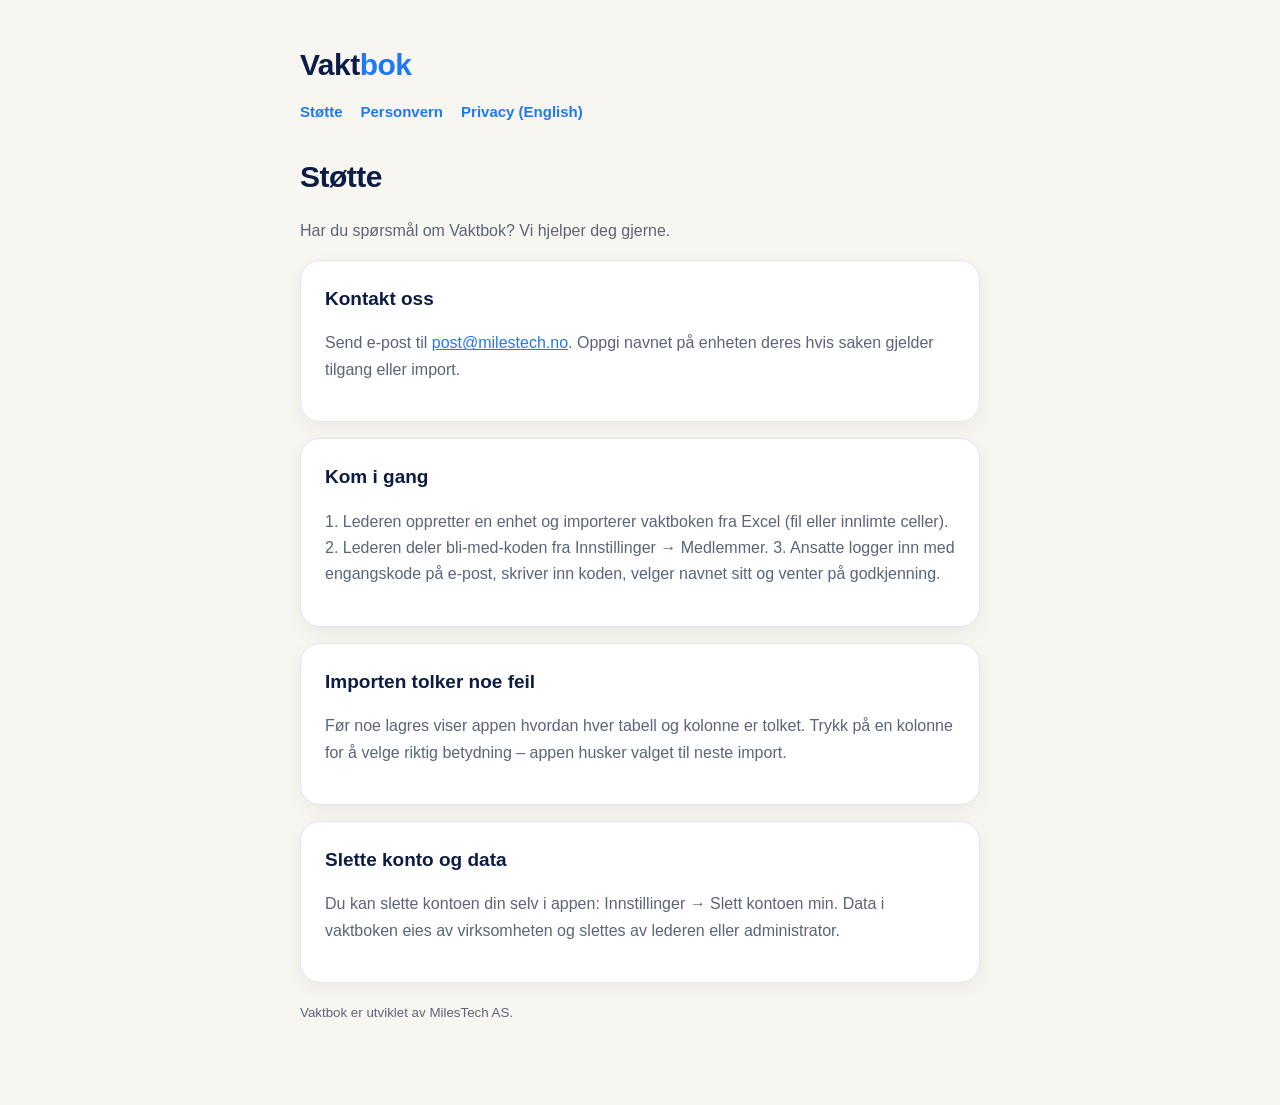
<file: index.html>
<!doctype html><html lang="no"><head><meta charset="utf-8"><meta name="viewport" content="width=device-width,initial-scale=1"><link rel="stylesheet" href="style.css"><title>Vaktbok – Støtte</title></head><body><main><div class="logo">Vakt<span>bok</span></div><nav><a href="index.html">Støtte</a><a href="privacy.html">Personvern</a><a href="privacy-en.html">Privacy (English)</a></nav>
<h1>Støtte</h1><p>Har du spørsmål om Vaktbok? Vi hjelper deg gjerne.</p>
<div class="card"><h2>Kontakt oss</h2><p>Send e-post til <a href="mailto:post@milestech.no">post@milestech.no</a>. Oppgi navnet på enheten deres hvis saken gjelder tilgang eller import.</p></div>
<div class="card"><h2>Kom i gang</h2><p>1. Lederen oppretter en enhet og importerer vaktboken fra Excel (fil eller innlimte celler). 2. Lederen deler bli-med-koden fra Innstillinger → Medlemmer. 3. Ansatte logger inn med engangskode på e-post, skriver inn koden, velger navnet sitt og venter på godkjenning.</p></div>
<div class="card"><h2>Importen tolker noe feil</h2><p>Før noe lagres viser appen hvordan hver tabell og kolonne er tolket. Trykk på en kolonne for å velge riktig betydning – appen husker valget til neste import.</p></div>
<div class="card"><h2>Slette konto og data</h2><p>Du kan slette kontoen din selv i appen: Innstillinger → Slett kontoen min. Data i vaktboken eies av virksomheten og slettes av lederen eller administrator.</p></div>
<small>Vaktbok er utviklet av MilesTech AS.</small></main></body></html>
</file>
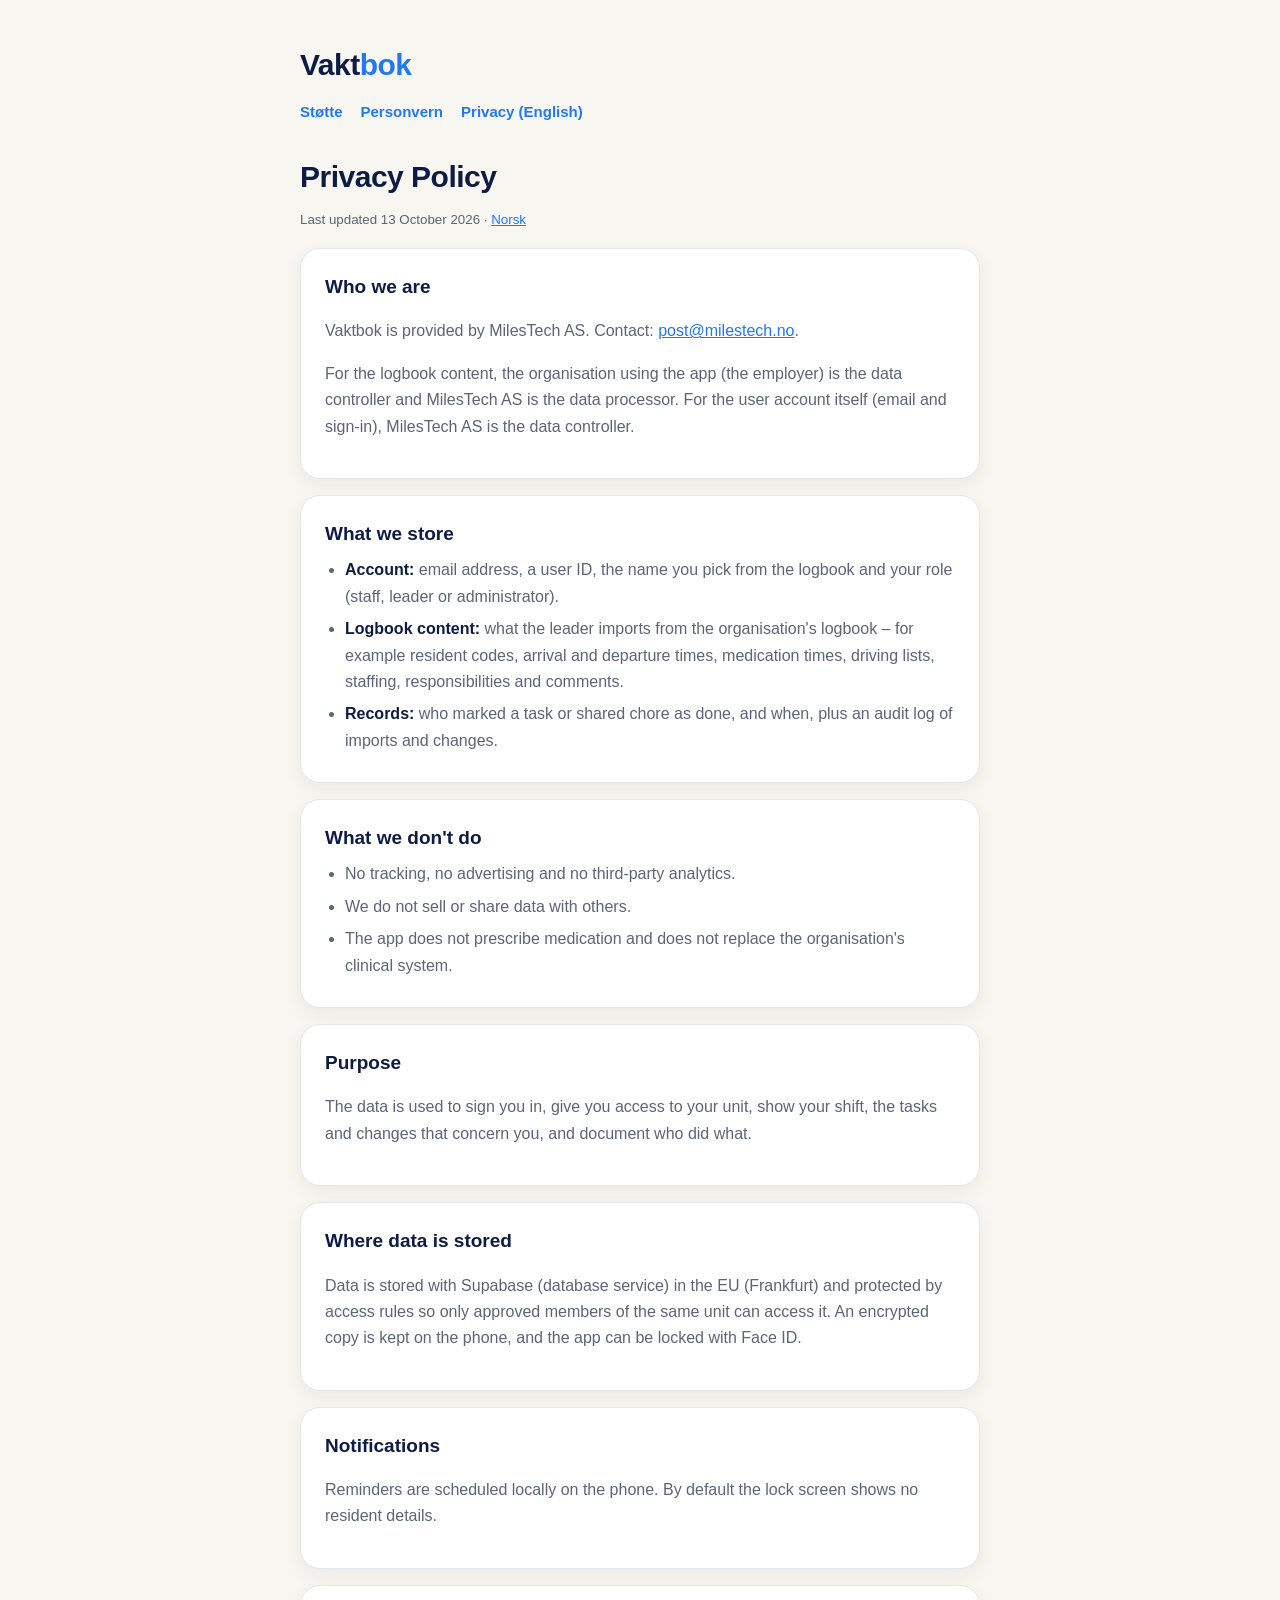
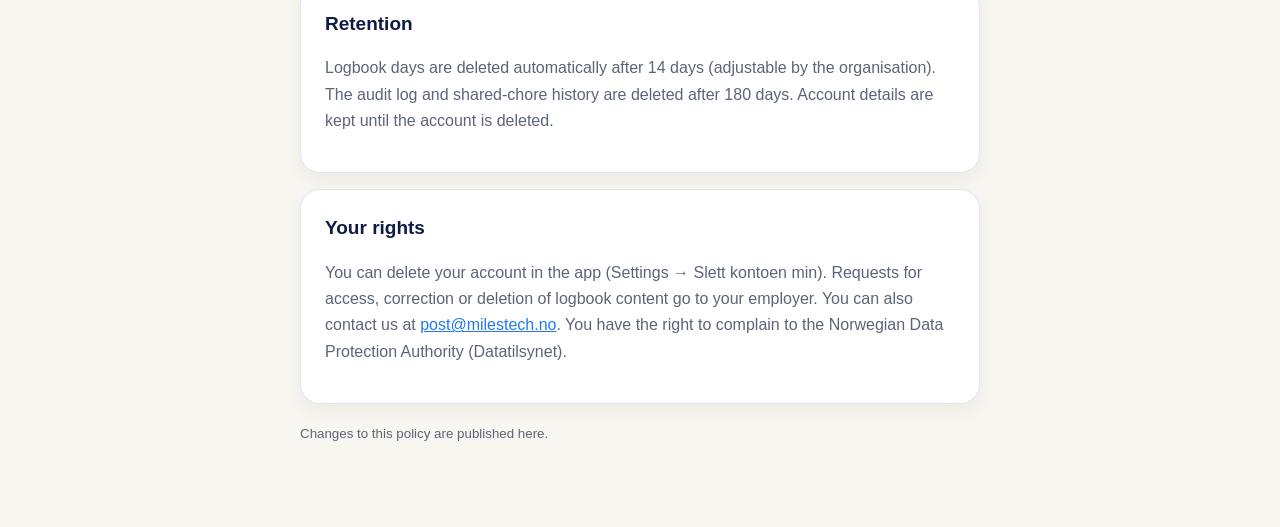
<file: privacy-en.html>
<!doctype html><html lang="en"><head><meta charset="utf-8"><meta name="viewport" content="width=device-width,initial-scale=1"><link rel="stylesheet" href="style.css"><title>Vaktbok – Privacy Policy</title></head><body><main><div class="logo">Vakt<span>bok</span></div><nav><a href="index.html">Støtte</a><a href="privacy.html">Personvern</a><a href="privacy-en.html">Privacy (English)</a></nav>
<h1>Privacy Policy</h1><small>Last updated 13 October 2026 · <a href="privacy.html">Norsk</a></small>
<div class="card"><h2>Who we are</h2><p>Vaktbok is provided by MilesTech AS. Contact: <a href="mailto:post@milestech.no">post@milestech.no</a>.</p><p>For the logbook content, the organisation using the app (the employer) is the data controller and MilesTech AS is the data processor. For the user account itself (email and sign-in), MilesTech AS is the data controller.</p></div>
<div class="card"><h2>What we store</h2><ul><li><b>Account:</b> email address, a user ID, the name you pick from the logbook and your role (staff, leader or administrator).</li><li><b>Logbook content:</b> what the leader imports from the organisation's logbook – for example resident codes, arrival and departure times, medication times, driving lists, staffing, responsibilities and comments.</li><li><b>Records:</b> who marked a task or shared chore as done, and when, plus an audit log of imports and changes.</li></ul></div>
<div class="card"><h2>What we don't do</h2><ul><li>No tracking, no advertising and no third-party analytics.</li><li>We do not sell or share data with others.</li><li>The app does not prescribe medication and does not replace the organisation's clinical system.</li></ul></div>
<div class="card"><h2>Purpose</h2><p>The data is used to sign you in, give you access to your unit, show your shift, the tasks and changes that concern you, and document who did what.</p></div>
<div class="card"><h2>Where data is stored</h2><p>Data is stored with Supabase (database service) in the EU (Frankfurt) and protected by access rules so only approved members of the same unit can access it. An encrypted copy is kept on the phone, and the app can be locked with Face ID.</p></div>
<div class="card"><h2>Notifications</h2><p>Reminders are scheduled locally on the phone. By default the lock screen shows no resident details.</p></div>
<div class="card"><h2>Retention</h2><p>Logbook days are deleted automatically after 14 days (adjustable by the organisation). The audit log and shared-chore history are deleted after 180 days. Account details are kept until the account is deleted.</p></div>
<div class="card"><h2>Your rights</h2><p>You can delete your account in the app (Settings → Slett kontoen min). Requests for access, correction or deletion of logbook content go to your employer. You can also contact us at <a href="mailto:post@milestech.no">post@milestech.no</a>. You have the right to complain to the Norwegian Data Protection Authority (Datatilsynet).</p></div>
<small>Changes to this policy are published here.</small></main></body></html>
</file>
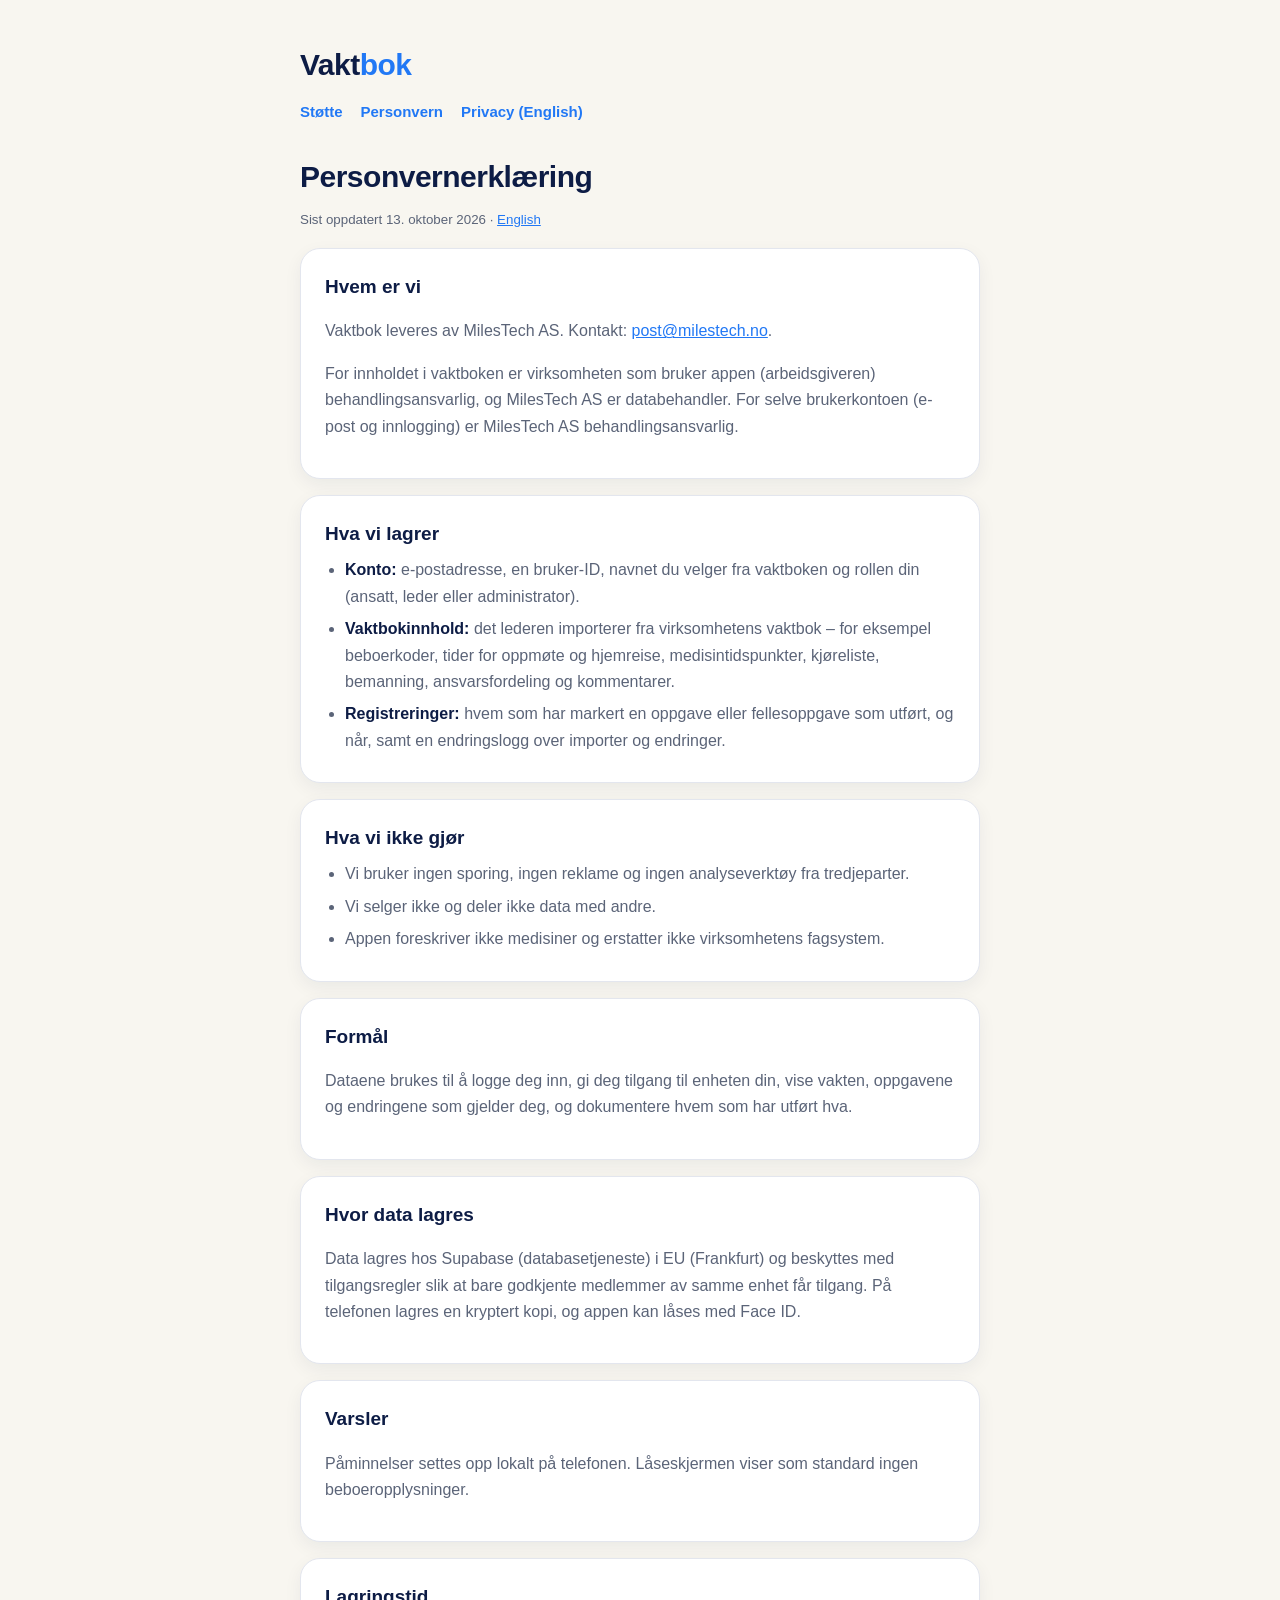
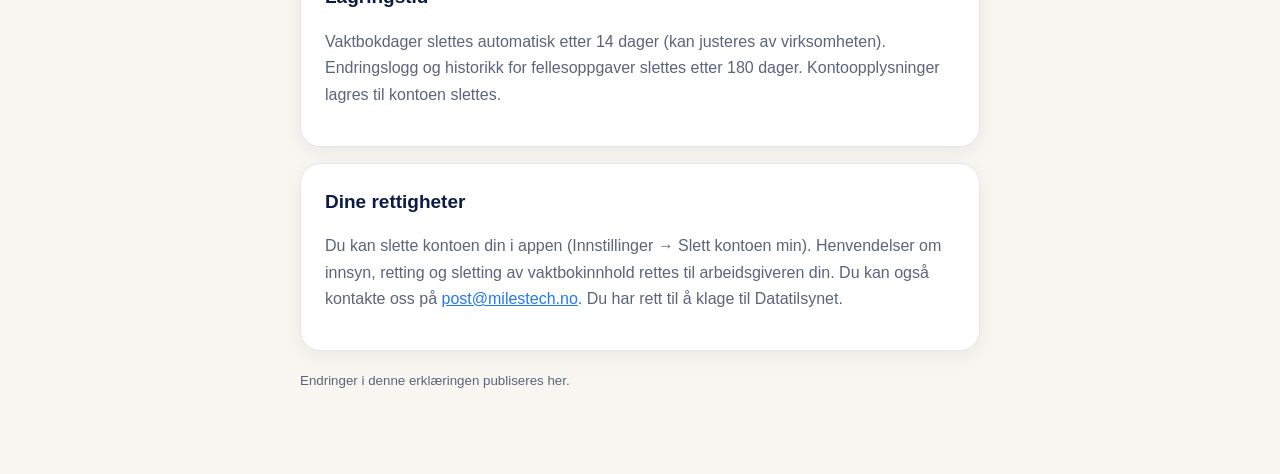
<file: privacy.html>
<!doctype html><html lang="no"><head><meta charset="utf-8"><meta name="viewport" content="width=device-width,initial-scale=1"><link rel="stylesheet" href="style.css"><title>Vaktbok – Personvernerklæring</title></head><body><main><div class="logo">Vakt<span>bok</span></div><nav><a href="index.html">Støtte</a><a href="privacy.html">Personvern</a><a href="privacy-en.html">Privacy (English)</a></nav>
<h1>Personvernerklæring</h1><small>Sist oppdatert 13. oktober 2026 · <a href="privacy-en.html">English</a></small>
<div class="card"><h2>Hvem er vi</h2><p>Vaktbok leveres av MilesTech AS. Kontakt: <a href="mailto:post@milestech.no">post@milestech.no</a>.</p><p>For innholdet i vaktboken er virksomheten som bruker appen (arbeidsgiveren) behandlingsansvarlig, og MilesTech AS er databehandler. For selve brukerkontoen (e-post og innlogging) er MilesTech AS behandlingsansvarlig.</p></div>
<div class="card"><h2>Hva vi lagrer</h2><ul><li><b>Konto:</b> e-postadresse, en bruker-ID, navnet du velger fra vaktboken og rollen din (ansatt, leder eller administrator).</li><li><b>Vaktbokinnhold:</b> det lederen importerer fra virksomhetens vaktbok – for eksempel beboerkoder, tider for oppmøte og hjemreise, medisintidspunkter, kjøreliste, bemanning, ansvarsfordeling og kommentarer.</li><li><b>Registreringer:</b> hvem som har markert en oppgave eller fellesoppgave som utført, og når, samt en endringslogg over importer og endringer.</li></ul></div>
<div class="card"><h2>Hva vi ikke gjør</h2><ul><li>Vi bruker ingen sporing, ingen reklame og ingen analyseverktøy fra tredjeparter.</li><li>Vi selger ikke og deler ikke data med andre.</li><li>Appen foreskriver ikke medisiner og erstatter ikke virksomhetens fagsystem.</li></ul></div>
<div class="card"><h2>Formål</h2><p>Dataene brukes til å logge deg inn, gi deg tilgang til enheten din, vise vakten, oppgavene og endringene som gjelder deg, og dokumentere hvem som har utført hva.</p></div>
<div class="card"><h2>Hvor data lagres</h2><p>Data lagres hos Supabase (databasetjeneste) i EU (Frankfurt) og beskyttes med tilgangsregler slik at bare godkjente medlemmer av samme enhet får tilgang. På telefonen lagres en kryptert kopi, og appen kan låses med Face ID.</p></div>
<div class="card"><h2>Varsler</h2><p>Påminnelser settes opp lokalt på telefonen. Låseskjermen viser som standard ingen beboeropplysninger.</p></div>
<div class="card"><h2>Lagringstid</h2><p>Vaktbokdager slettes automatisk etter 14 dager (kan justeres av virksomheten). Endringslogg og historikk for fellesoppgaver slettes etter 180 dager. Kontoopplysninger lagres til kontoen slettes.</p></div>
<div class="card"><h2>Dine rettigheter</h2><p>Du kan slette kontoen din i appen (Innstillinger → Slett kontoen min). Henvendelser om innsyn, retting og sletting av vaktbokinnhold rettes til arbeidsgiveren din. Du kan også kontakte oss på <a href="mailto:post@milestech.no">post@milestech.no</a>. Du har rett til å klage til Datatilsynet.</p></div>
<small>Endringer i denne erklæringen publiseres her.</small></main></body></html>
</file>
<file: style.css>
:root{--bg:#f8f6f0;--surface:#fff;--ink:#0d1c45;--soft:#5b6478;--accent:#2178f5;--border:#e3e6ee}
@media(prefers-color-scheme:dark){:root{--bg:#0d1220;--surface:#171e31;--ink:#eef2ff;--soft:#a9b3cc;--accent:#5b9bff;--border:#2a3350}}
*{box-sizing:border-box}
body{margin:0;background:var(--bg);color:var(--ink);font:16px/1.65 -apple-system,BlinkMacSystemFont,"Inter","Segoe UI",sans-serif}
main{max-width:720px;margin:0 auto;padding:40px 20px 80px}
.logo{font-size:30px;font-weight:800;letter-spacing:-.5px}.logo span{color:var(--accent)}
nav{margin:10px 0 28px;display:flex;flex-wrap:wrap;gap:8px 18px;font-size:15px}
nav a{text-decoration:none;font-weight:600}
a{color:var(--accent)}
.card{background:var(--surface);border:1px solid var(--border);border-radius:20px;padding:22px 24px;margin:16px 0;box-shadow:0 6px 18px rgba(13,28,69,.06)}
h1{font-size:30px;margin:8px 0 4px;letter-spacing:-.5px}
h2{font-size:19px;margin:0 0 8px}
p,li{color:var(--soft)}li{margin:6px 0}ul{padding-left:20px;margin:0}
b{color:var(--ink)}small{color:var(--soft)}
@media(max-width:520px){main{padding:28px 16px 60px}.card{padding:18px}}
</file>
